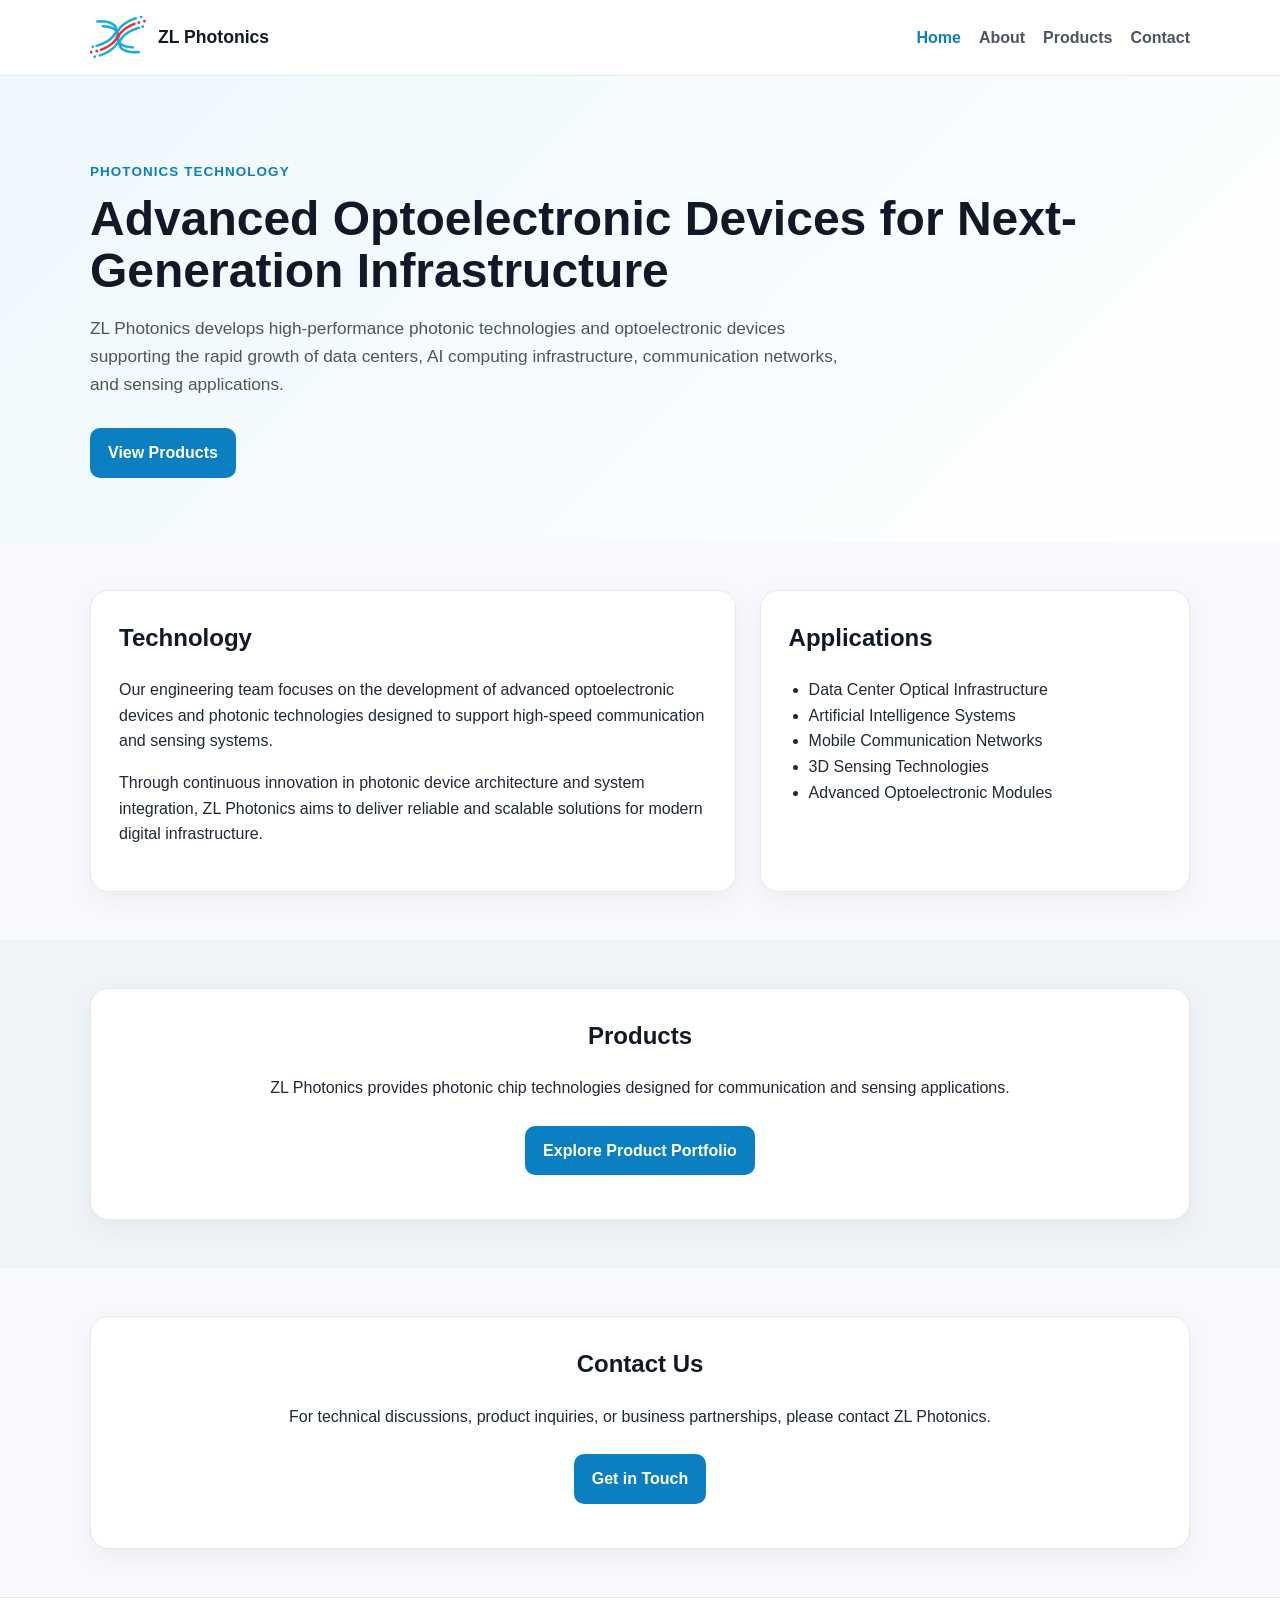
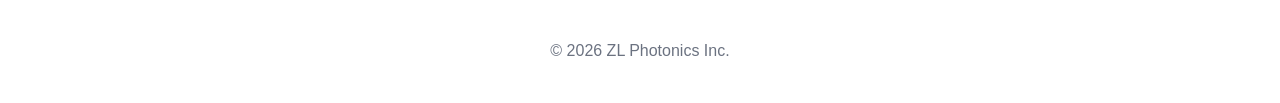
<file: index.html>
<!DOCTYPE html>
<html lang="en">
<head>
<meta charset="UTF-8">
<meta name="viewport" content="width=device-width, initial-scale=1.0">

<title>ZL Photonics</title>

<meta name="description"
content="ZL Photonics develops optoelectronic devices and photonics technologies for data centers, AI infrastructure, communications and sensing systems.">

<link rel="stylesheet" href="css/style.css">

</head>

<body>

<header class="site-header">
<div class="container nav-wrap">

<a class="brand" href="index.html">
<img src="images/logo.png" class="logo">
<span>ZL Photonics</span>
</a>

<nav class="nav">
<a href="index.html" class="active">Home</a>
<a href="about.html">About</a>
<a href="products.html">Products</a>
<a href="contact.html">Contact</a>
</nav>

</div>
</header>


<main>


<section class="page-hero">

<div class="container">

<p class="eyebrow">Photonics Technology</p>

<h1>
Advanced Optoelectronic Devices
for Next-Generation Infrastructure
</h1>

<p class="lead">
ZL Photonics develops high-performance photonic technologies and
optoelectronic devices supporting the rapid growth of data centers,
AI computing infrastructure, communication networks, and sensing
applications.
</p>

<p style="margin-top:30px">

<a class="button" href="products.html">
View Products
</a>

</p>

</div>

</section>


<section class="section">

<div class="container two-col">

<div class="card">

<h2>Technology</h2>

<p>
Our engineering team focuses on the development of advanced
optoelectronic devices and photonic technologies designed to support
high-speed communication and sensing systems.
</p>

<p>
Through continuous innovation in photonic device architecture and
system integration, ZL Photonics aims to deliver reliable and scalable
solutions for modern digital infrastructure.
</p>

</div>


<div class="card">

<h2>Applications</h2>

<ul class="clean-list">

<li>Data Center Optical Infrastructure</li>

<li>Artificial Intelligence Systems</li>

<li>Mobile Communication Networks</li>

<li>3D Sensing Technologies</li>

<li>Advanced Optoelectronic Modules</li>

</ul>

</div>

</div>

</section>



<section class="section alt">

<div class="container">

<div class="card centered">

<h2>Products</h2>

<p>
ZL Photonics provides photonic chip technologies designed for
communication and sensing applications.
</p>

<p style="margin-top:25px">

<a class="button" href="products.html">
Explore Product Portfolio
</a>

</p>

</div>

</div>

</section>



<section class="section">

<div class="container">

<div class="card centered">

<h2>Contact Us</h2>

<p>
For technical discussions, product inquiries, or business partnerships,
please contact ZL Photonics.
</p>

<p style="margin-top:25px">

<a class="button" href="contact.html">
Get in Touch
</a>

</p>

</div>

</div>

</section>


</main>


<footer class="site-footer">

<div class="container">

<p>
© 2026 ZL Photonics Inc.
</p>

</div>

</footer>


</body>
</html>
</file>
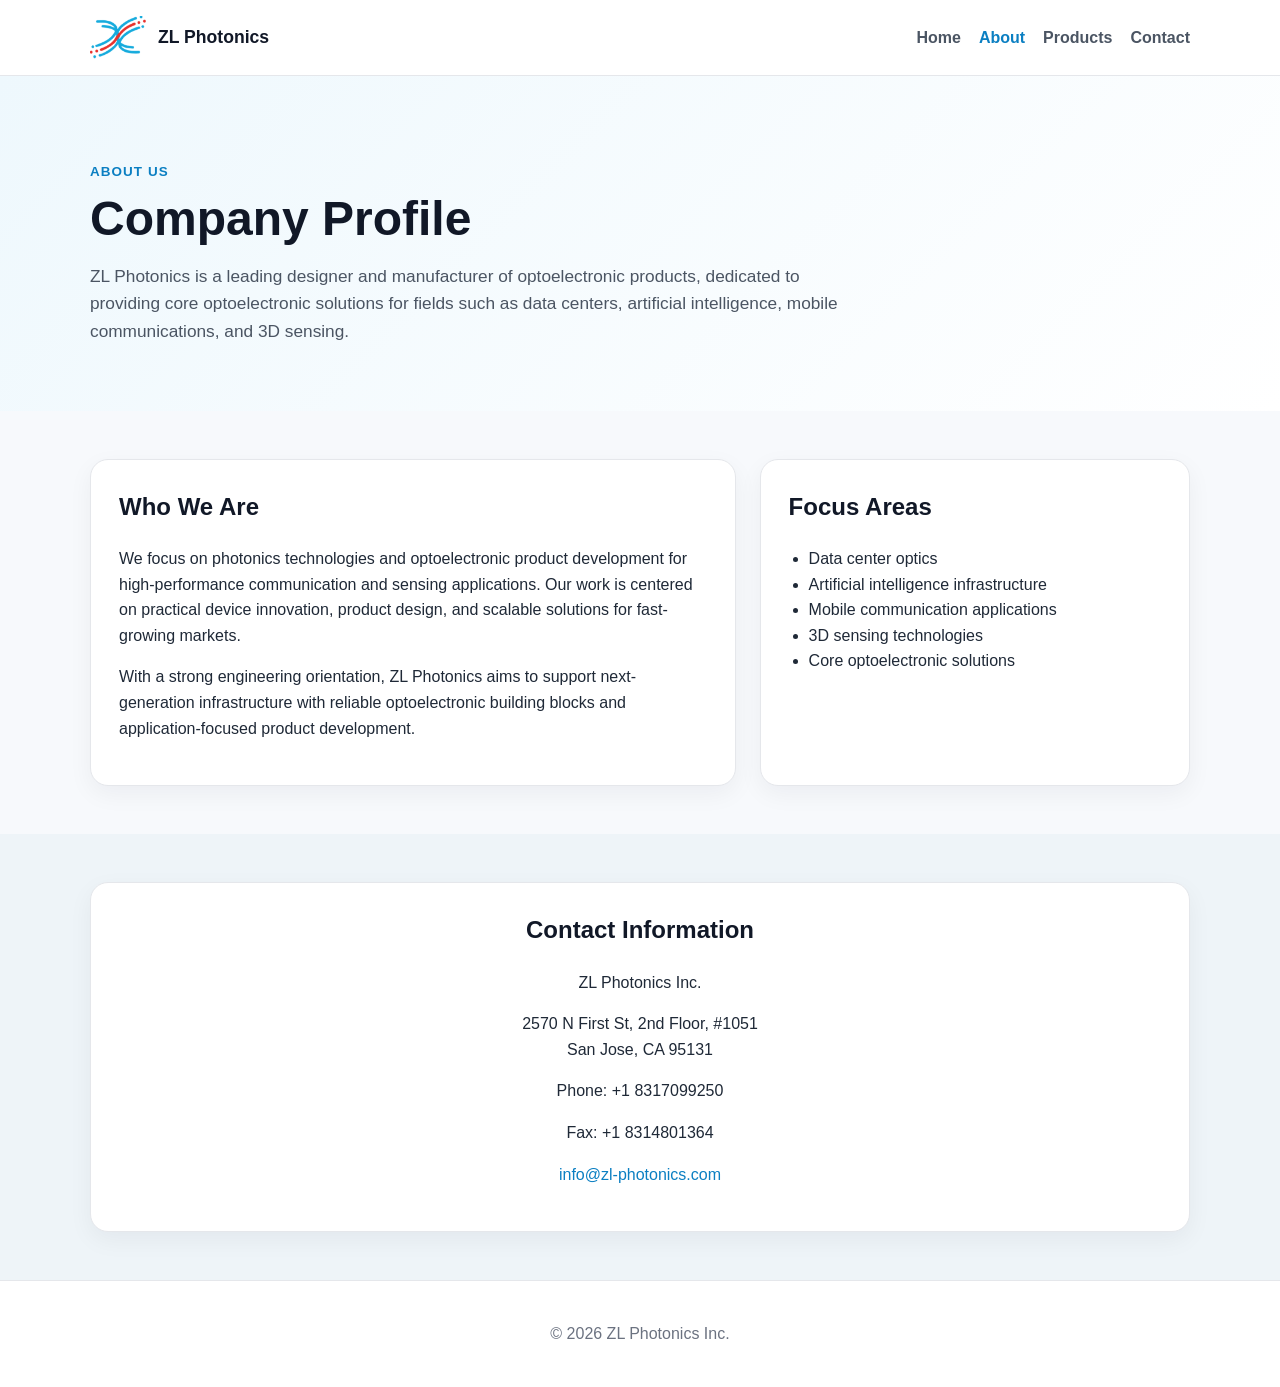
<file: about.html>
<!DOCTYPE html>
<html lang="en">
<head>
  <meta charset="UTF-8" />
  <meta name="viewport" content="width=device-width, initial-scale=1.0" />
  <title>About | ZL Photonics</title>
  <meta name="description" content="About ZL Photonics" />
  <link rel="stylesheet" href="css/style.css" />
</head>
<body>
  <header class="site-header">
    <div class="container nav-wrap">
      <a class="brand" href="index.html">
        <img src="images/logo.png" alt="ZL Photonics logo" class="logo" />
        <span>ZL Photonics</span>
      </a>

      <nav class="nav">
        <a href="index.html">Home</a>
        <a href="about.html" class="active">About</a>
        <a href="products.html">Products</a>
        <a href="contact.html">Contact</a>
      </nav>
    </div>
  </header>

  <main>
    <section class="page-hero">
      <div class="container">
        <p class="eyebrow">About Us</p>
        <h1>Company Profile</h1>
        <p class="lead">
          ZL Photonics is a leading designer and manufacturer of optoelectronic
          products, dedicated to providing core optoelectronic solutions for
          fields such as data centers, artificial intelligence, mobile
          communications, and 3D sensing.
        </p>
      </div>
    </section>

    <section class="section">
      <div class="container two-col">
        <div class="card">
          <h2>Who We Are</h2>
          <p>
            We focus on photonics technologies and optoelectronic product
            development for high-performance communication and sensing
            applications. Our work is centered on practical device innovation,
            product design, and scalable solutions for fast-growing markets.
          </p>
          <p>
            With a strong engineering orientation, ZL Photonics aims to support
            next-generation infrastructure with reliable optoelectronic building
            blocks and application-focused product development.
          </p>
        </div>

        <div class="card">
          <h2>Focus Areas</h2>
          <ul class="clean-list">
            <li>Data center optics</li>
            <li>Artificial intelligence infrastructure</li>
            <li>Mobile communication applications</li>
            <li>3D sensing technologies</li>
            <li>Core optoelectronic solutions</li>
          </ul>
        </div>
      </div>
    </section>

    <section class="section alt">
      <div class="container">
        <div class="card centered">
          <h2>Contact Information</h2>
          <p>ZL Photonics Inc.</p>
          <p>2570 N First St, 2nd Floor, #1051<br />San Jose, CA 95131</p>
          <p>Phone: +1 8317099250</p>
          <p>Fax: +1 8314801364</p>
          <p><a href="mailto:info@zl-photonics.com">info@zl-photonics.com</a></p>
        </div>
      </div>
    </section>
  </main>

  <footer class="site-footer">
    <div class="container">
      <p>© 2026 ZL Photonics Inc.</p>
    </div>
  </footer>
</body>
</html>
</file>
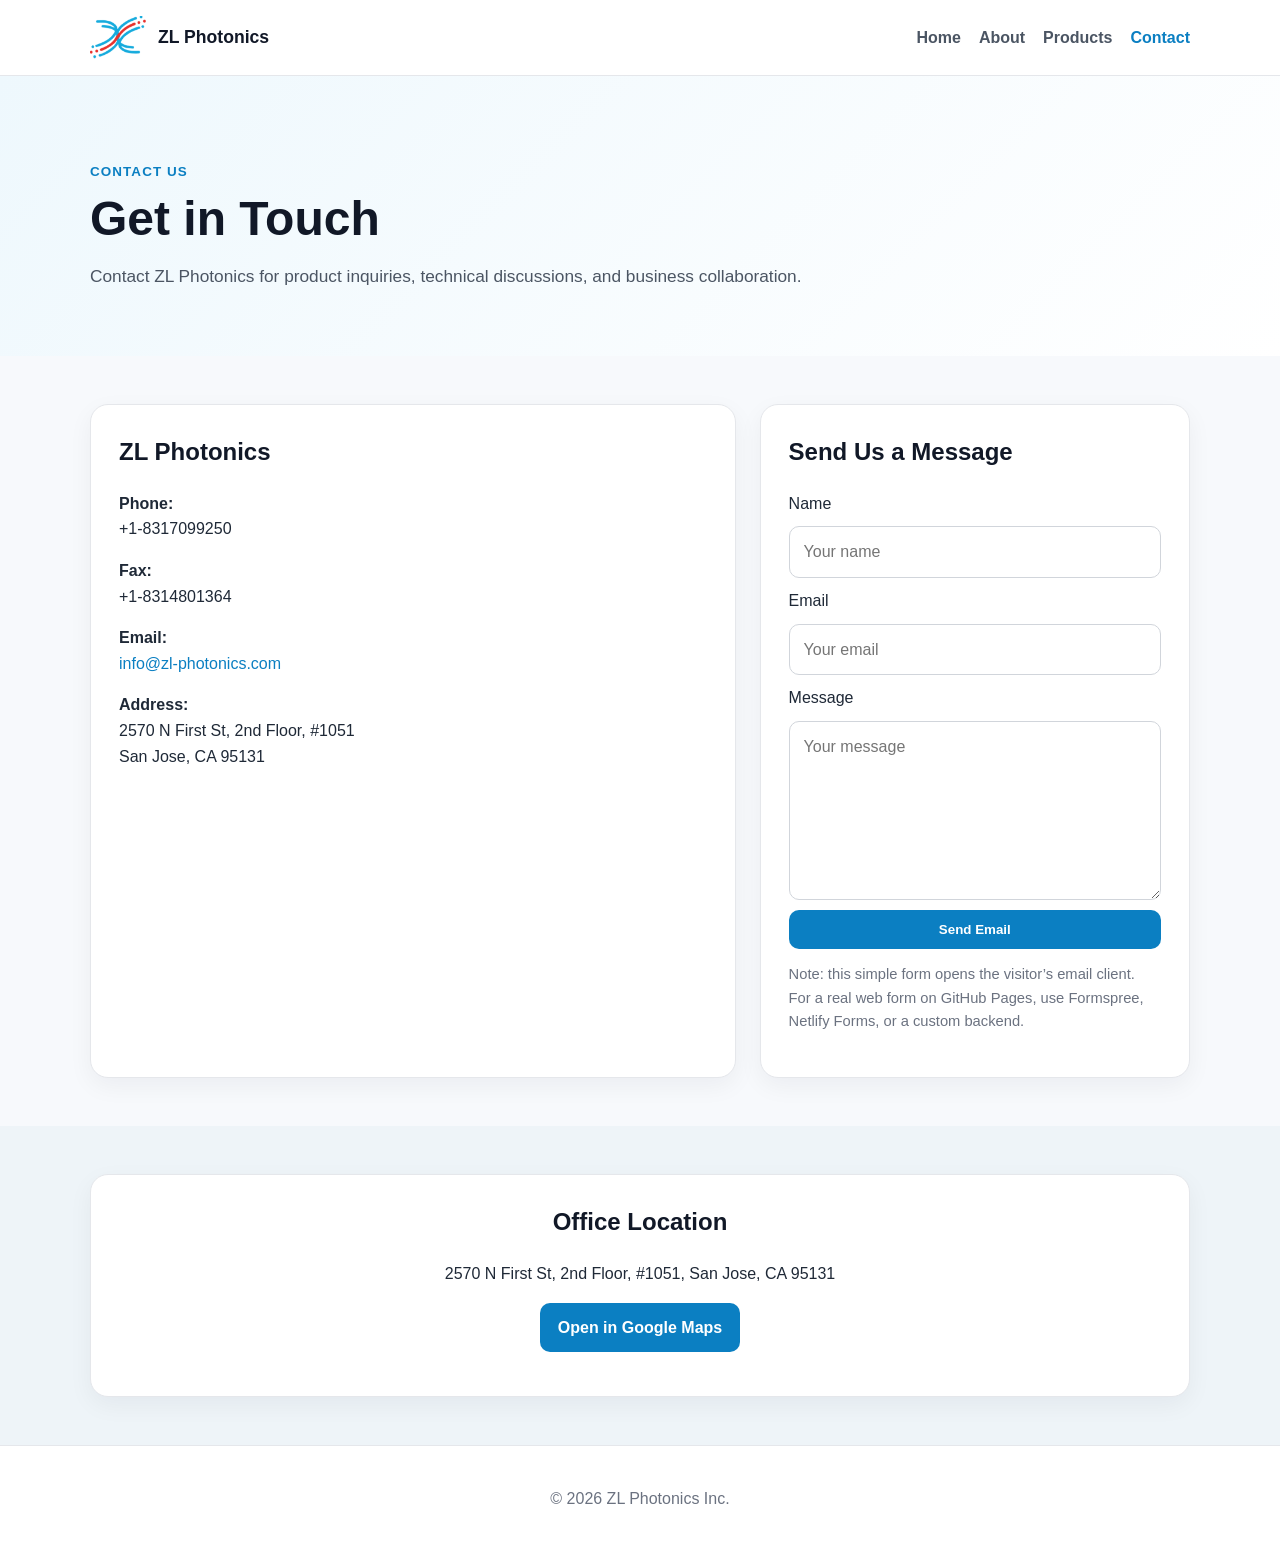
<file: contact.html>
<!DOCTYPE html>
<html lang="en">
<head>
  <meta charset="UTF-8" />
  <meta name="viewport" content="width=device-width, initial-scale=1.0" />
  <title>Contact | ZL Photonics</title>
  <meta name="description" content="Contact ZL Photonics" />
  <link rel="stylesheet" href="css/style.css" />
</head>
<body>
  <header class="site-header">
    <div class="container nav-wrap">
      <a class="brand" href="index.html">
        <img src="images/logo.png" alt="ZL Photonics logo" class="logo" />
        <span>ZL Photonics</span>
      </a>

      <nav class="nav">
        <a href="index.html">Home</a>
        <a href="about.html">About</a>
        <a href="products.html">Products</a>
        <a href="contact.html" class="active">Contact</a>
      </nav>
    </div>
  </header>

  <main>
    <section class="page-hero">
      <div class="container">
        <p class="eyebrow">Contact Us</p>
        <h1>Get in Touch</h1>
        <p class="lead">
          Contact ZL Photonics for product inquiries, technical discussions, and
          business collaboration.
        </p>
      </div>
    </section>

    <section class="section">
      <div class="container two-col">
        <div class="card">
          <h2>ZL Photonics</h2>
          <p><strong>Phone:</strong><br />+1-8317099250</p>
          <p><strong>Fax:</strong><br />+1-8314801364</p>
          <p><strong>Email:</strong><br />
            <a href="mailto:info@zl-photonics.com">info@zl-photonics.com</a>
          </p>
          <p><strong>Address:</strong><br />
            2570 N First St, 2nd Floor, #1051<br />
            San Jose, CA 95131
          </p>
        </div>

        <div class="card">
          <h2>Send Us a Message</h2>
          <form class="contact-form" action="mailto:info@zl-photonics.com" method="post" enctype="text/plain">
            <label for="name">Name</label>
            <input id="name" name="name" type="text" placeholder="Your name" />

            <label for="email">Email</label>
            <input id="email" name="email" type="email" placeholder="Your email" />

            <label for="message">Message</label>
            <textarea id="message" name="message" rows="6" placeholder="Your message"></textarea>

            <button type="submit">Send Email</button>
          </form>
          <p class="form-note">
            Note: this simple form opens the visitor’s email client. For a real
            web form on GitHub Pages, use Formspree, Netlify Forms, or a custom backend.
          </p>
        </div>
      </div>
    </section>

    <section class="section alt">
      <div class="container">
        <div class="card centered">
          <h2>Office Location</h2>
          <p>2570 N First St, 2nd Floor, #1051, San Jose, CA 95131</p>
          <p>
            <a
              class="button"
              href="https://www.google.com/maps/search/?api=1&query=2570+N+First+St,+2nd+Floor,+%231051,+San+Jose,+CA+95131"
              target="_blank"
              rel="noopener noreferrer"
            >
              Open in Google Maps
            </a>
          </p>
        </div>
      </div>
    </section>
  </main>

  <footer class="site-footer">
    <div class="container">
      <p>© 2026 ZL Photonics Inc.</p>
    </div>
  </footer>
</body>

</html>
</file>
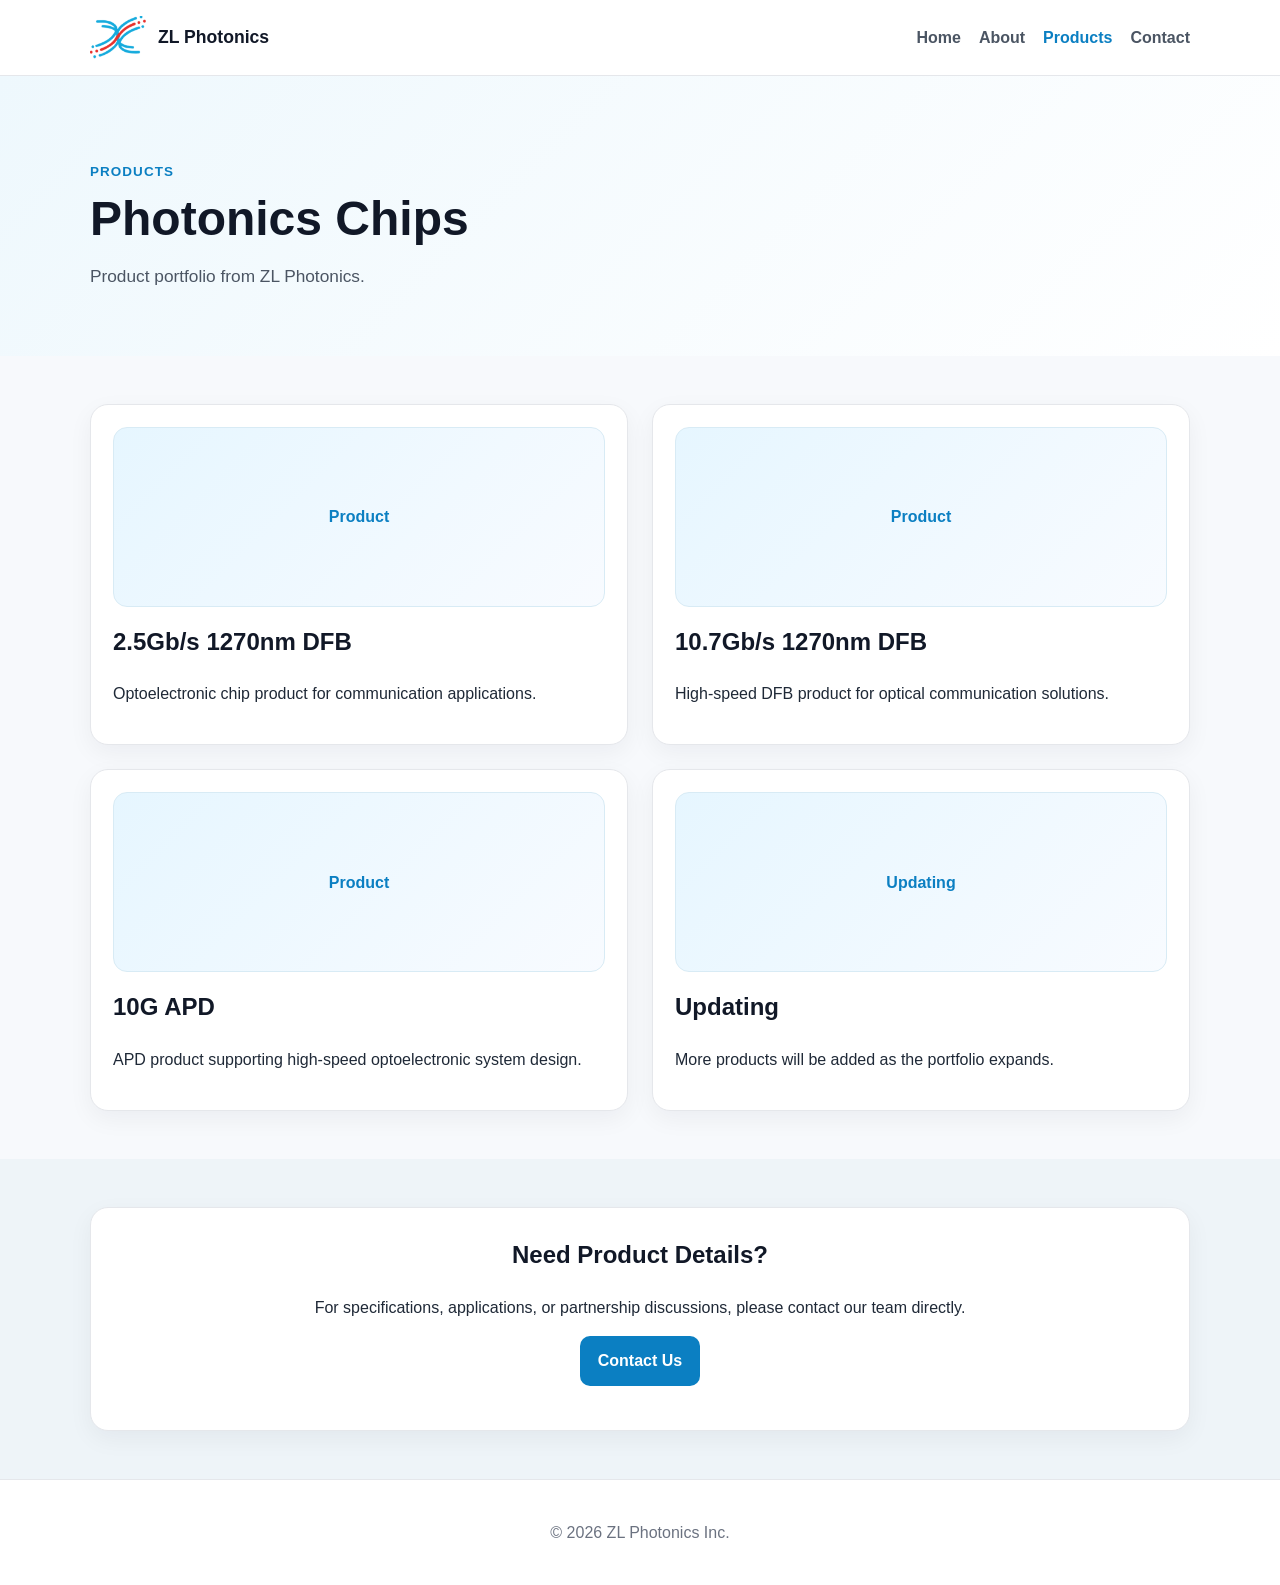
<file: products.html>
<!DOCTYPE html>
<html lang="en">
<head>
  <meta charset="UTF-8" />
  <meta name="viewport" content="width=device-width, initial-scale=1.0" />
  <title>Products | ZL Photonics</title>
  <meta name="description" content="Products from ZL Photonics" />
  <link rel="stylesheet" href="css/style.css" />
</head>
<body>
  <header class="site-header">
    <div class="container nav-wrap">
      <a class="brand" href="index.html">
        <img src="images/logo.png" alt="ZL Photonics logo" class="logo" />
        <span>ZL Photonics</span>
      </a>

      <nav class="nav">
        <a href="index.html">Home</a>
        <a href="about.html">About</a>
        <a href="products.html" class="active">Products</a>
        <a href="contact.html">Contact</a>
      </nav>
    </div>
  </header>

  <main>
    <section class="page-hero">
      <div class="container">
        <p class="eyebrow">Products</p>
        <h1>Photonics Chips</h1>
        <p class="lead">
          Product portfolio from ZL Photonics.
        </p>
      </div>
    </section>

    <section class="section">
      <div class="container products-grid">
        <article class="product-card">
          <div class="product-image placeholder">Product</div>
          <h2>2.5Gb/s 1270nm DFB</h2>
          <p>Optoelectronic chip product for communication applications.</p>
        </article>

        <article class="product-card">
          <div class="product-image placeholder">Product</div>
          <h2>10.7Gb/s 1270nm DFB</h2>
          <p>High-speed DFB product for optical communication solutions.</p>
        </article>

        <article class="product-card">
          <div class="product-image placeholder">Product</div>
          <h2>10G APD</h2>
          <p>APD product supporting high-speed optoelectronic system design.</p>
        </article>

        <article class="product-card">
          <div class="product-image placeholder">Updating</div>
          <h2>Updating</h2>
          <p>More products will be added as the portfolio expands.</p>
        </article>
      </div>
    </section>

    <section class="section alt">
      <div class="container">
        <div class="card centered">
          <h2>Need Product Details?</h2>
          <p>
            For specifications, applications, or partnership discussions, please
            contact our team directly.
          </p>
          <p><a class="button" href="contact.html">Contact Us</a></p>
        </div>
      </div>
    </section>
  </main>

  <footer class="site-footer">
    <div class="container">
      <p>© 2026 ZL Photonics Inc.</p>
    </div>
  </footer>
</body>
</html>
</file>
<file: css/style.css>
* {
  box-sizing: border-box;
}

body {
  margin: 0;
  font-family: Arial, Helvetica, sans-serif;
  color: #1f2937;
  background: #f7f9fc;
  line-height: 1.6;
}

a {
  color: #0b7fc2;
  text-decoration: none;
}

a:hover {
  text-decoration: underline;
}

.container {
  width: min(1100px, calc(100% - 32px));
  margin: 0 auto;
}

.site-header {
  background: #ffffff;
  border-bottom: 1px solid #e5e7eb;
  position: sticky;
  top: 0;
  z-index: 10;
}

.nav-wrap {
  display: flex;
  align-items: center;
  justify-content: space-between;
  gap: 20px;
  padding: 16px 0;
}

.brand {
  display: flex;
  align-items: center;
  gap: 12px;
  font-weight: 700;
  font-size: 1.1rem;
  color: #111827;
}

.logo {
  width: 56px;
  height: auto;
}

.nav {
  display: flex;
  gap: 18px;
  flex-wrap: wrap;
}

.nav a {
  color: #4b5563;
  font-weight: 600;
}

.nav a.active,
.nav a:hover {
  color: #0b7fc2;
  text-decoration: none;
}

.page-hero {
  background: linear-gradient(135deg, #eef8fd 0%, #ffffff 100%);
  padding: 72px 0 48px;
}

.eyebrow {
  color: #0b7fc2;
  font-weight: 700;
  text-transform: uppercase;
  letter-spacing: 0.08em;
  font-size: 0.84rem;
  margin-bottom: 10px;
}

h1 {
  margin: 0 0 12px;
  font-size: clamp(2rem, 4vw, 3rem);
  line-height: 1.1;
  color: #111827;
}

h2 {
  margin-top: 0;
  color: #111827;
}

.lead {
  max-width: 760px;
  color: #4b5563;
  font-size: 1.08rem;
}

.section {
  padding: 48px 0;
}

.section.alt {
  background: #eef4f8;
}

.two-col {
  display: grid;
  grid-template-columns: 1.2fr 0.8fr;
  gap: 24px;
}

.card {
  background: #ffffff;
  border: 1px solid #e5e7eb;
  border-radius: 18px;
  padding: 28px;
  box-shadow: 0 8px 24px rgba(15, 23, 42, 0.05);
}

.centered {
  text-align: center;
}

.clean-list {
  margin: 0;
  padding-left: 20px;
}

.products-grid {
  display: grid;
  grid-template-columns: repeat(2, minmax(0, 1fr));
  gap: 24px;
}

.product-card {
  background: #ffffff;
  border: 1px solid #e5e7eb;
  border-radius: 18px;
  padding: 22px;
  box-shadow: 0 8px 24px rgba(15, 23, 42, 0.05);
}

.product-image {
  height: 180px;
  border-radius: 14px;
  margin-bottom: 16px;
  display: grid;
  place-items: center;
  font-weight: 700;
  color: #0b7fc2;
  background: linear-gradient(135deg, #e6f6ff, #f8fbff);
  border: 1px solid #d8ebf5;
}

.button,
button {
  display: inline-block;
  border: none;
  background: #0b7fc2;
  color: #ffffff;
  padding: 12px 18px;
  border-radius: 10px;
  cursor: pointer;
  font-weight: 700;
  text-decoration: none;
}

.button:hover,
button:hover {
  background: #09689f;
  text-decoration: none;
}

.contact-form {
  display: grid;
  gap: 10px;
}

.contact-form input,
.contact-form textarea {
  width: 100%;
  padding: 12px 14px;
  border: 1px solid #d1d5db;
  border-radius: 10px;
  font: inherit;
  background: #fff;
}

.form-note {
  color: #6b7280;
  font-size: 0.92rem;
  margin-top: 14px;
}

.site-footer {
  background: #ffffff;
  border-top: 1px solid #e5e7eb;
  padding: 24px 0;
  text-align: center;
  color: #6b7280;
}

@media (max-width: 800px) {
  .nav-wrap,
  .two-col,
  .products-grid {
    grid-template-columns: 1fr;
    display: grid;
  }

  .nav-wrap {
    gap: 14px;
  }

  .nav {
    gap: 12px;
  }

  .logo {
    width: 48px;
  }
}
</file>
